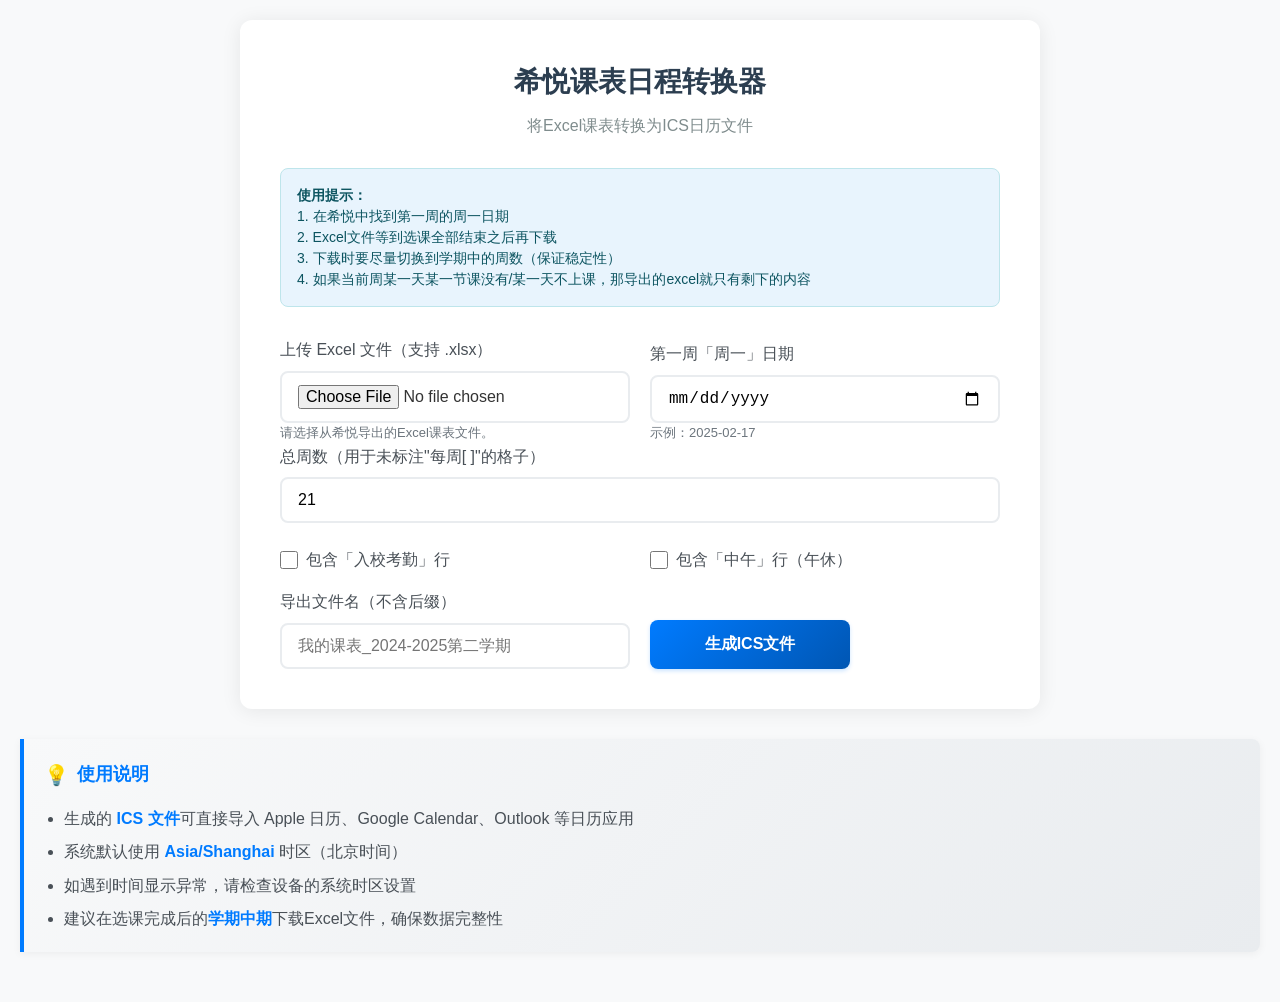
<file: index.html>
<!DOCTYPE html>
<html lang="zh-CN">
<head>
  <meta charset="UTF-8" />
  <meta name="viewport" content="width=device-width, initial-scale=1.0"/>
  <title>希悦课表日程转换器</title>
  <link rel="stylesheet" href="style.css">
</head>
<body>
  <div class="container">
    <h1>希悦课表日程转换器</h1>
    <p class="subtitle">将Excel课表转换为ICS日历文件</p>
    
    <div class="notice">
      <strong>使用提示：</strong><br>
      1. 在希悦中找到第一周的周一日期<br>
      2. Excel文件等到选课全部结束之后再下载<br>
      3. 下载时要尽量切换到学期中的周数（保证稳定性）<br>
      4. 如果当前周某一天某一节课没有/某一天不上课，那导出的excel就只有剩下的内容
    </div>

    <div class="form-row">
      <div class="form-group">
        <label>上传 Excel 文件（支持 .xlsx）</label>
        <input id="file" type="file" accept=".xlsx,.xls,application/vnd.openxmlformats-officedocument.spreadsheetml.sheet" />
        <div class="small muted">请选择从希悦导出的Excel课表文件。</div>
      </div>
      <div class="form-group">
        <label>第一周「周一」日期</label>
        <input id="monday" type="date" />
        <div class="small muted">示例：2025-02-17</div>
      </div>
    </div>

    <div class="form-group">
      <label>总周数（用于未标注"每周[ ]"的格子）</label>
      <input id="totalWeeks" type="number" min="1" max="30" value="21" />
    </div>

    <div class="form-row">
      <div class="form-group">
        <div class="checkbox-group">
          <input id="includeAttendance" type="checkbox" />
          <label for="includeAttendance">包含「入校考勤」行</label>
        </div>
      </div>
      <div class="form-group">
        <div class="checkbox-group">
          <input id="includeLunch" type="checkbox" />
          <label for="includeLunch">包含「中午」行（午休）</label>
        </div>
      </div>
    </div>

    <div class="form-row">
      <div class="form-group">
        <label>导出文件名（不含后缀）</label>
        <input id="icsName" type="text" placeholder="我的课表_2024-2025第二学期" />
      </div>
      <div class="form-group">
        <button id="run" class="btn">生成ICS文件</button>
        <a id="download" class="btn secondary" href="#" download style="display:none">下载 ICS</a>
      </div>
    </div>

    <div id="log" class="status" style="display:none"></div>
  </div>

  <div class="usage-tips">
    <h3>使用说明</h3>
    <ul>
      <li>生成的 <strong>ICS 文件</strong>可直接导入 Apple 日历、Google Calendar、Outlook 等日历应用</li>
      <li>系统默认使用 <strong>Asia/Shanghai</strong> 时区（北京时间）</li>
      <li>如遇到时间显示异常，请检查设备的系统时区设置</li>
      <li>建议在选课完成后的<strong>学期中期</strong>下载Excel文件，确保数据完整性</li>
    </ul>
  </div>

  <!-- 依赖：SheetJS 解析 Excel；Luxon 处理时区与格式化 -->
  <!-- 使用本地文件，避免CDN网络问题 -->
  <script src="./xlsx.full.min.js"></script>
  <script src="./luxon.min.js"></script>
  <script>
  (function(){
    const log = (msg, cls="") => {
      const el = document.getElementById('log');
      const line = document.createElement('div');
      if (cls) line.className = cls;
      line.textContent = msg;
      el.appendChild(line);
      // keep at most 200 lines
      if (el.childNodes.length > 200) el.removeChild(el.firstChild);
    };

    const WEEKDAY_MAP = {
      "星期一": 0, "周一": 0, "Mon": 0, "Monday": 0,
      "星期二": 1, "周二": 1, "Tue": 1, "Tuesday": 1,
      "星期三": 2, "周三": 2, "Wed": 2, "Wednesday": 2,
      "星期四": 3, "周四": 3, "Thu": 3, "Thursday": 3,
      "星期五": 4, "周五": 4, "Fri": 4, "Friday": 4,
      "星期六": 5, "周六": 5, "Sat": 5, "Saturday": 5,
      "星期日": 6, "周日": 6, "周天": 6, "Sun": 6, "Sunday": 6
    };

    function detectHeaderAndColumns(sheetAOA){
      // 查找包含“星期一”的表头行
      for (let r = 0; r < Math.min(20, sheetAOA.length); r++) {
        const row = sheetAOA[r].map(x => (x ?? "").toString().trim());
        const hasMon = row.some(c => ["星期一","周一","Monday","Mon"].includes(c));
        if (hasMon) {
          // 记录每个星期列的索引
          const dayCols = [];
          row.forEach((cell, idx) => {
            const key = Object.keys(WEEKDAY_MAP).find(k => k === cell);
            if (key !== undefined) dayCols.push({ day: key, colIndex: idx, weekdayOffset: WEEKDAY_MAP[key] });
          });
          return { headerRow: r, dayCols };
        }
      }
      return null;
    }

    function extractTimeslot(str){
      // 从 "第3节 \n09:55 - 10:35" 或 "入校考勤 \n07:55 - 08:00" 里抓时间
      if (!str) return null;
      const s = String(str);
      const m = s.match(/(\d{1,2}:\d{2})\s*-\s*(\d{1,2}:\d{2})/);
      if (!m) return null;
      // 统一成两位小时
      const pad = t => {
        const [h, min] = t.split(":");
        return (h.length===1 ? "0"+h : h) + ":" + min;
      };
      return { start: pad(m[1]), end: pad(m[2]), label: s.split(/\s/)[0] || "" };
    }

    function parseWeeksFromCell(text){
      // 支持多段："每周[1-21] 每周[4-5] 每周[7-7]"
      const weeks = [];
      const s = (text||"").toString();
      const re = /每周\[(\d+)\s*-\s*(\d+)\]/g;
      let m;
      while ((m = re.exec(s)) !== null) {
        const a = parseInt(m[1], 10), b = parseInt(m[2], 10);
        const from = Math.min(a,b), to = Math.max(a,b);
        for (let w = from; w <= to; w++) weeks.push(w);
      }
      return Array.from(new Set(weeks)).sort((a,b)=>a-b);
    }

    function tryExtractLocation(text){
      const s = (text||"").toString().replace(/\\n/g, " ").replace(/\s+/g, " ").trim();
      // 常见“楼+房间”片段，如 “西楼W505 / 东楼E203 / 南楼S101 / 北楼N302 / 科学楼308”
      const patternList = [
        /[东西南北中]\s*楼\s*\S{1,8}/i,
        /[ENSW东南西北]\s*楼?\s*[A-Z]?\d{2,4}/i,
        /\b[A-Z]\d{2,4}\b/,              // W505 / E203
        /\d{3,4}[教]室?/,                // 308教室 / 308室
      ];
      for (const re of patternList) {
        const m = s.match(re);
        if (m) return m[0].trim();
      }
      return "";
    }

    function firstLine(text){
      const s = (text||"").toString();
      const parts = s.split(/\\n|\r\n/);
      return (parts[0]||"").trim();
    }

    function normalizeCellText(v){
      if (v == null) return "";
      // SheetJS AOA 里换行常见为 "\n"
      return String(v).replace(/\r\n/g, "\n").trim();
    }

    // 生成 ICS 内容（以 TZID 标注本地时区；多数日历可直接识别）
    function buildICS(events, tzid){
      const escapeICS = (s) => String(s||"")
        .replace(/\\/g, "\\\\")
        .replace(/\n/g, "\\n")
        .replace(/,/g, "\\,")
        .replace(/;/g, "\\;");

      const fmtLocal = (dt) => {
        // dt 为 luxon DateTime（本地时区）
        return dt.toFormat("yyyyLLdd'T'HHmmss");
      };

      const lines = [
        "BEGIN:VCALENDAR",
        "PRODID:-//xlsx2ics//CN//",
        "VERSION:2.0",
        "CALSCALE:GREGORIAN"
        // 可选添加 VTIMEZONE，但多数客户端对 TZID 格式已能识别
      ];

      for (const ev of events) {
        lines.push("BEGIN:VEVENT");
        if (tzid && tzid !== "UTC") {
          lines.push(`DTSTART;TZID=${tzid}:${fmtLocal(ev.start)}`);
          lines.push(`DTEND;TZID=${tzid}:${fmtLocal(ev.end)}`);
        } else {
          // UTC 直接 Z
          lines.push("DTSTART:" + ev.start.toUTC().toFormat("yyyyLLdd'T'HHmmss'Z'"));
          lines.push("DTEND:" + ev.end.toUTC().toFormat("yyyyLLdd'T'HHmmss'Z'"));
        }
        lines.push("DTSTAMP:" + luxon.DateTime.utc().toFormat("yyyyLLdd'T'HHmmss'Z'"));
        lines.push("UID:" + escapeICS(ev.uid));
        if (ev.title) lines.push("SUMMARY:" + escapeICS(ev.title));
        if (ev.location) lines.push("LOCATION:" + escapeICS(ev.location));
        if (ev.description) lines.push("DESCRIPTION:" + escapeICS(ev.description));
        lines.push("END:VEVENT");
      }

      lines.push("END:VCALENDAR");
      return lines.join("\r\n");
    }

    function arrayBufferToUint8Array(ab){
      return new Uint8Array(ab);
    }

    document.getElementById("run").addEventListener("click", async () => {
      const fileInput = document.getElementById("file");
      const mondayStr = document.getElementById("monday").value;
      const tzid = "Asia/Shanghai"; // 默认使用北京时间
      const totalWeeks = parseInt(document.getElementById("totalWeeks").value || "21", 10);
      const includeAttendance = document.getElementById("includeAttendance").checked;
      const includeLunch = document.getElementById("includeLunch").checked;
      const titleOnlyCourseName = true; // 默认启用课程名称简化
      const icsName = (document.getElementById("icsName").value || "课表").trim();

      document.getElementById("log").innerHTML = ""; // clear
      
      // 检查必要的库是否已加载
      if (typeof XLSX === 'undefined') {
        log("错误：XLSX库未能加载。请检查网络连接或刷新页面重试。", "err");
        return;
      }
      if (typeof luxon === 'undefined') {
        log("错误：Luxon库未能加载。请检查网络连接或刷新页面重试。", "err");
        return;
      }
      
      if (!fileInput.files || !fileInput.files[0]) { log("请先选择 Excel 文件。", "err"); return; }
      if (!mondayStr) { log("请填写第一周周一日期。", "err"); return; }

      const monday = luxon.DateTime.fromISO(mondayStr, { zone: tzid });
      if (!monday.isValid) { log("无效的日期或时区。", "err"); return; }
      if (monday.weekday !== 1) {
        log("⚠️ 提示：你选择的日期并非周一（weekday="+ monday.weekday +"）。将按此日期作为“第一周周一”继续。", "warn");
      }

      const file = fileInput.files[0];
      const ab = await file.arrayBuffer();
      const data = arrayBufferToUint8Array(ab);

      // 使用 SheetJS 解析 Excel 文件
      let wb;
      try {
        wb = XLSX.read(data, { type: "array" });
      } catch (e) {
        log("解析 Excel 失败：" + e.message, "err");
        return;
      }
      const firstSheetName = wb.SheetNames[0];
      const ws = wb.Sheets[firstSheetName];
      const aoa = XLSX.utils.sheet_to_json(ws, { header:1, raw:false, defval: "" });
      log("工作表：" + firstSheetName + "，尺寸 " + aoa.length + "×" + (aoa[0]?.length || 0), "ok");

      // 定位表头与星期列
      const hd = detectHeaderAndColumns(aoa);
      if (!hd) { log("未找到表头行（需要包含“星期一/二/三/四/五”）。", "err"); return; }
      log("表头行索引：" + hd.headerRow + "；检测到星期列：" + hd.dayCols.map(d => d.day + "@" + d.colIndex).join(", "), "ok");

      // 收集每行的节次时间（来自第 1 列）
      const times = []; // { rowIndex, start, end, label, raw }
      for (let r = hd.headerRow + 1; r < aoa.length; r++) {
        const raw = (aoa[r][0] ?? "").toString().trim();
        if (!raw) continue;
        const tt = extractTimeslot(raw);
        if (tt) {
          times.push({ rowIndex: r, start: tt.start, end: tt.end, label: raw.split(/\s/)[0] || "", raw });
        } else {
          // 非时间行不计入（例如空白/说明），但保留用于筛选
          times.push({ rowIndex: r, start: null, end: null, label: raw, raw });
        }
      }
      log("检测到时段行数：" + times.filter(t => t.start).length + "（总行 " + times.length + "）。", "ok");

      // 根据用户选项排除某些行
      function shouldSkipByLabel(labelRaw){
        const label = (labelRaw || "").toString();
        if (!includeAttendance && /入校考勤/.test(label)) return true;
        if (!includeLunch && /中午/.test(label)) return true;
        return false;
      }

      // 构建事件
      const events = [];
      const tz = tzid || "Asia/Shanghai";

      for (const day of hd.dayCols) {
        const wdOffset = day.weekdayOffset; // 0..6
        for (const t of times) {
          // 没有时间的不生成
          if (!t.start || !t.end) continue;
          if (shouldSkipByLabel(t.raw)) continue;

          const cellText = normalizeCellText(aoa[t.rowIndex][day.colIndex]);
          if (!cellText) continue;

          let title = firstLine(cellText) || "课程";
          
          // 默认启用课程名称简化，仅显示课程名称
          if (titleOnlyCourseName) {
            // 移除括号内容（通常是教师、教室信息）
            title = title.replace(/[（(][^）)]*[）)]/g, '').trim();
            // 移除常见的教师姓名模式（中文姓名通常2-4个字符）
            title = title.replace(/[\u4e00-\u9fa5]{2,4}老师?/g, '').trim();
            // 移除教室信息（如：A101、教学楼等）
            title = title.replace(/[A-Z]?\d+[A-Z]?室?/g, '').trim();
            title = title.replace(/教学楼|实验楼|图书馆/g, '').trim();
            // 移除多余的空格和标点
            title = title.replace(/[\s,，;；]+/g, ' ').trim();
            
            if (!title) title = "课程";
          }
          
          const weeks = parseWeeksFromCell(cellText);
          const useWeeks = (weeks.length ? weeks : Array.from({length: totalWeeks}, (_,i)=> i+1));

          const location = tryExtractLocation(cellText);
          const description = cellText;

          // 构造每一周的事件
          for (const wk of useWeeks) {
            const dateBase = monday.plus({ days: wdOffset, weeks: (wk-1) }); // 当周该星期的日期
            const [sh, sm] = t.start.split(":").map(x=>parseInt(x,10));
            const [eh, em] = t.end.split(":").map(x=>parseInt(x,10));
            const startDT = dateBase.set({ hour: sh, minute: sm, second: 0, millisecond: 0 });
            const endDT   = dateBase.set({ hour: eh, minute: em, second: 0, millisecond: 0 });

            // UID：标题+日期时间+列行+随机
            const uid = [
              "xlsx2ics",
              title.replace(/\s+/g,"_").slice(0,40),
              dateBase.toFormat("yyyyLLdd"),
              t.rowIndex, day.colIndex,
              Math.random().toString(36).slice(2,8)
            ].join("-");

            events.push({ title, location, description, start: startDT, end: endDT, uid });
          }
        }
      }

      if (!events.length) {
        log("未生成任何事件。请检查：是否勾选了过多过滤项、表头/时间格式是否被识别、课程格是否为空。", "err");
        return;
      }

      // 统计
      const byDay = new Map();
      for (const ev of events) {
        const key = ev.start.toFormat("ccc");
        byDay.set(key, (byDay.get(key)||0)+1);
      }
      log("已生成事件：" + events.length + " 条；分布：" + Array.from(byDay.entries()).map(([k,v]) => k+":"+v).join("，"), "ok");

      // 导出
      const ics = buildICS(events, tz);
      const blob = new Blob([ics], { type: "text/calendar;charset=utf-8" });
      const url = URL.createObjectURL(blob);
      const a = document.getElementById("download");
      a.href = url;
      a.download = (icsName || "课表") + ".ics";
      a.style.display = "inline-flex";
      a.textContent = "下载 ICS（"+ events.length +" 条）";
      log("ICS 生成完成，可点击按钮下载。", "ok");
    });
    // 页面加载完成后检查库是否正确加载
    window.addEventListener('load', function() {
      setTimeout(function() {
        const runBtn = document.getElementById('run');
        if (typeof XLSX === 'undefined') {
          log('警告：XLSX库加载失败，无法解析Excel文件。请刷新页面重试。', 'warn');
          if (runBtn) runBtn.disabled = true;
        } else {
          log('XLSX库加载成功', 'ok');
        }
        
        if (typeof luxon === 'undefined') {
          log('警告：Luxon库加载失败，无法处理日期时间。请刷新页面重试。', 'warn');
          if (runBtn) runBtn.disabled = true;
        } else {
          log('Luxon库加载成功', 'ok');
        }
      }, 1000); // 延迟1秒检查，确保所有脚本都有时间加载
    });
  })();
  </script>
</body>
</html>
</file>
<file: style.css>
/* 希悦课表日程转换器 - 极简风格 */

* {
  box-sizing: border-box;
  margin: 0;
  padding: 0;
}

body {
  font-family: -apple-system, BlinkMacSystemFont, 'Segoe UI', Roboto, sans-serif;
  line-height: 1.6;
  color: #333;
  background: #f8f9fa;
  padding: 20px;
}

.container {
  max-width: 800px;
  margin: 0 auto;
  background: white;
  border-radius: 12px;
  box-shadow: 0 2px 20px rgba(0, 0, 0, 0.08);
  padding: 40px;
}

h1 {
  font-size: 28px;
  font-weight: 600;
  color: #2c3e50;
  margin-bottom: 8px;
  text-align: center;
}

.subtitle {
  color: #7f8c8d;
  text-align: center;
  margin-bottom: 30px;
  font-size: 16px;
}

.notice {
  background: #e8f4fd;
  border: 1px solid #bee5eb;
  border-radius: 8px;
  padding: 16px;
  margin-bottom: 30px;
  color: #0c5460;
  font-size: 14px;
  line-height: 1.5;
}

.form-group {
  margin-bottom: 24px;
}

label {
  display: block;
  font-weight: 500;
  margin-bottom: 8px;
  color: #495057;
}

/* 响应式布局 */
.form-row {
  display: flex;
  gap: 20px;
  align-items: flex-end;
}

.form-row .form-group {
  flex: 1;
  margin-bottom: 0;
}

@media (max-width: 768px) {
  .form-row {
    flex-direction: column;
    gap: 0;
  }
  
  .form-row .form-group {
    margin-bottom: 24px;
  }
}

input[type="file"],
input[type="text"],
input[type="number"],
input[type="date"],
select {
  width: 100%;
  padding: 12px 16px;
  border: 2px solid #e9ecef;
  border-radius: 8px;
  font-size: 16px;
  transition: border-color 0.2s ease;
  background: white;
}

input[type="file"]:focus,
input[type="text"]:focus,
input[type="number"]:focus,
input[type="date"]:focus,
select:focus {
  outline: none;
  border-color: #007bff;
  box-shadow: 0 0 0 3px rgba(0, 123, 255, 0.1);
}

.grid {
  display: grid;
  grid-template-columns: 1fr 1fr;
  gap: 20px;
  align-items: start;
}

@media (max-width: 768px) {
  .grid {
    grid-template-columns: 1fr;
  }
}

.checkbox-group {
  display: flex;
  align-items: center;
  gap: 8px;
  margin-bottom: 16px;
}

input[type="checkbox"] {
  width: 18px;
  height: 18px;
  accent-color: #007bff;
}

.checkbox-group label {
  margin: 0;
  font-weight: normal;
  cursor: pointer;
}

.small {
  font-size: 13px;
}

.muted {
  color: #6c757d;
}

button {
  background: linear-gradient(135deg, #007bff, #0056b3);
  color: white;
  border: none;
  padding: 14px 28px;
  border-radius: 8px;
  font-size: 16px;
  font-weight: 600;
  cursor: pointer;
  transition: all 0.2s ease;
  box-shadow: 0 2px 4px rgba(0, 123, 255, 0.2);
  width: 100%;
  margin-top: 20px;
}

button:hover:not(:disabled) {
  transform: translateY(-1px);
  box-shadow: 0 4px 8px rgba(0, 123, 255, 0.3);
}

button:active {
  transform: translateY(0);
}

button:disabled {
  background: #6c757d;
  cursor: not-allowed;
  transform: none;
}

@media (min-width: 769px) {
  button {
    width: auto;
    min-width: 200px;
  }
}

.status {
  margin-top: 20px;
  padding: 16px;
  border-radius: 8px;
  font-weight: 500;
  text-align: center;
  min-height: 20px;
  font-size: 14px;
}

.status.success {
  background: #d4edda;
  color: #155724;
  border: 1px solid #c3e6cb;
}

.status.error {
  background: #f8d7da;
  color: #721c24;
  border: 1px solid #f5c6cb;
}

.status.warning {
  background: #fff3cd;
  color: #856404;
  border: 1px solid #ffeaa7;
}

/* 底部提示样式 */
.usage-tips {
  background: linear-gradient(135deg, #f8f9fa, #e9ecef);
  border-left: 4px solid #007bff;
  padding: 20px;
  margin: 30px 0;
  border-radius: 0 8px 8px 0;
  box-shadow: 0 2px 8px rgba(0, 0, 0, 0.05);
}

.usage-tips h3 {
  color: #007bff;
  margin: 0 0 15px 0;
  font-size: 18px;
  font-weight: 600;
  display: flex;
  align-items: center;
  gap: 8px;
}

.usage-tips h3::before {
  content: "💡";
  font-size: 20px;
}

.usage-tips ul {
  margin: 0;
  padding-left: 20px;
  color: #495057;
  line-height: 1.6;
}

.usage-tips li {
  margin-bottom: 8px;
}

.usage-tips li:last-child {
  margin-bottom: 0;
}

.usage-tips strong {
  color: #007bff;
  font-weight: 600;
}

/* 加载动画 */
.loading {
  display: inline-block;
  width: 20px;
  height: 20px;
  border: 3px solid #f3f3f3;
  border-top: 3px solid #007bff;
  border-radius: 50%;
  animation: spin 1s linear infinite;
  margin-right: 8px;
}

@keyframes spin {
  0% { transform: rotate(0deg); }
  100% { transform: rotate(360deg); }
}
</file>
